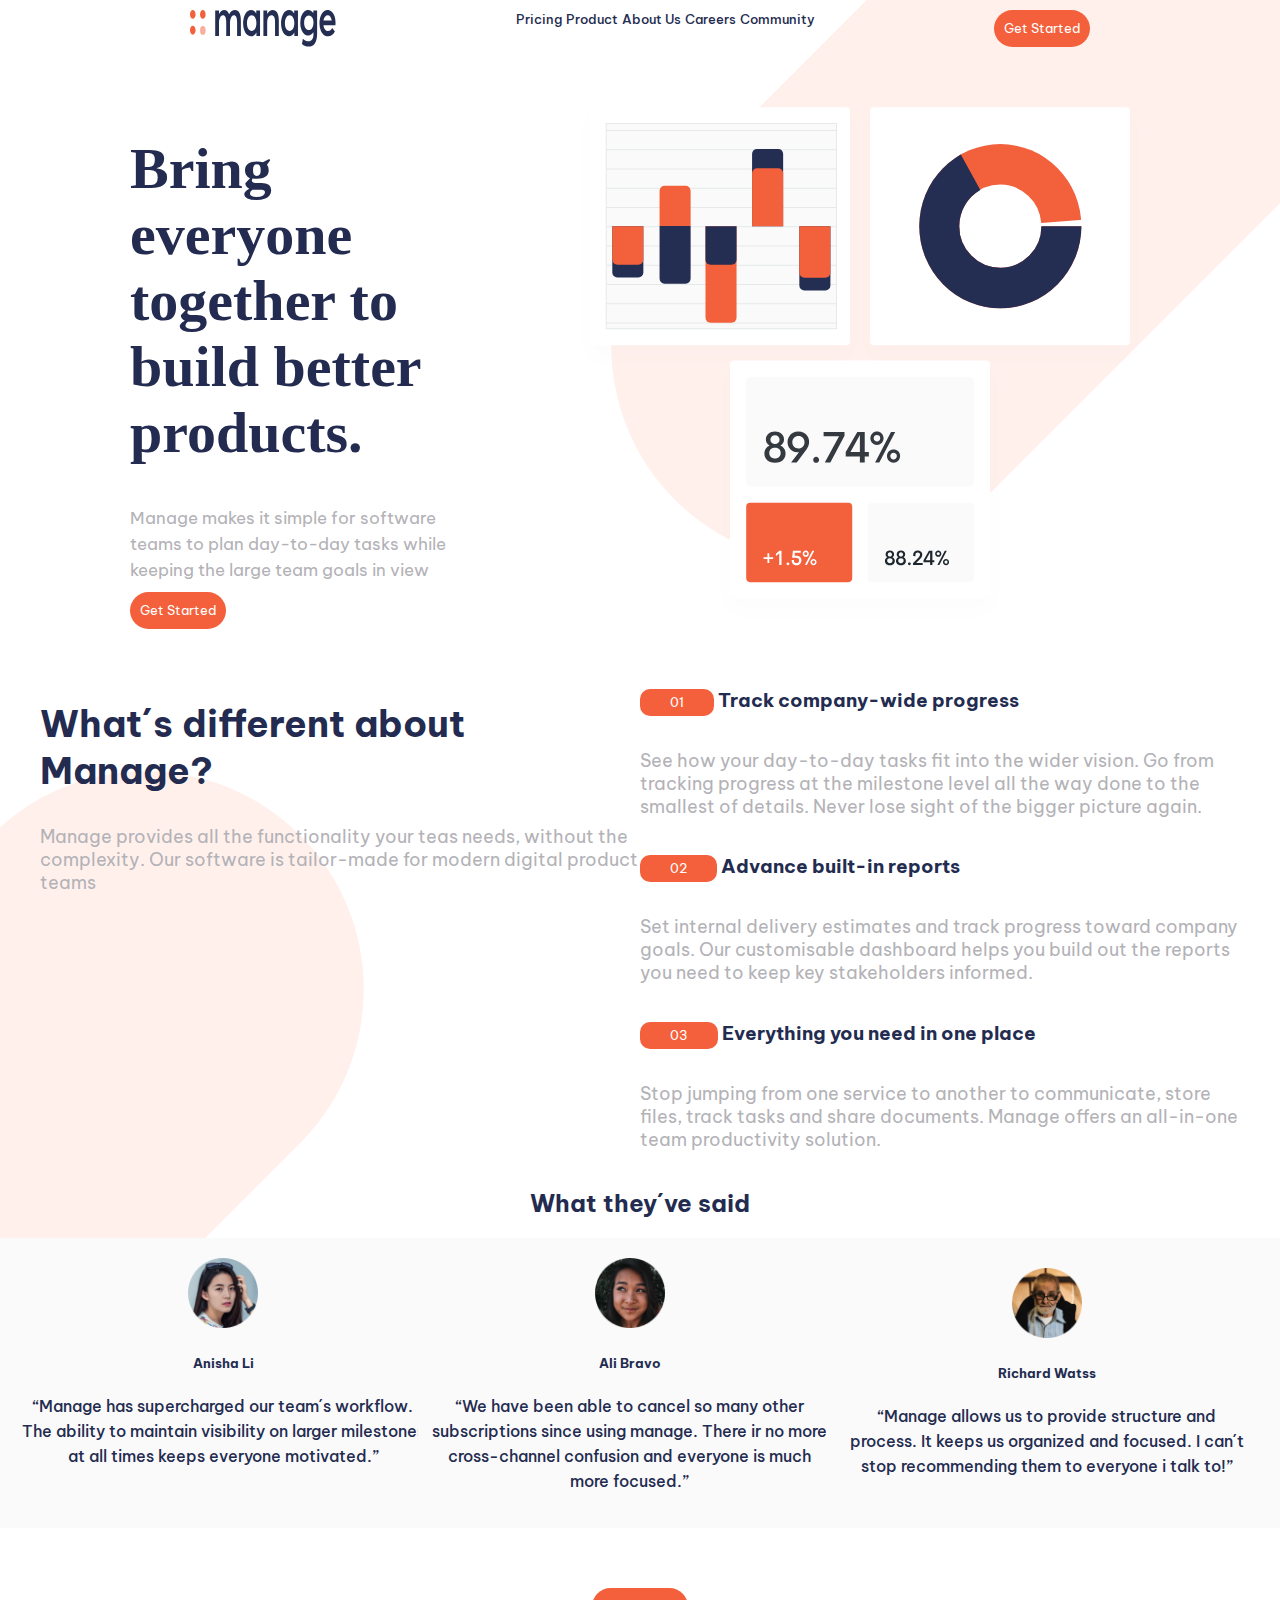
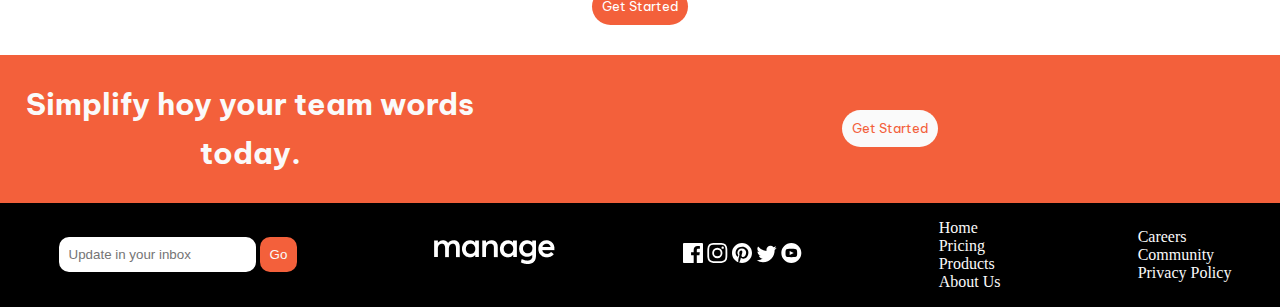
<file: html/index.html>
<!DOCTYPE html>
<html lang="en">

<head>
  <meta charset="UTF-8">
  <meta http-equiv="X-UA-Compatible" content="IE=edge">
  <meta name="viewport" content="width=device-width, initial-scale=1.0">
  <title>Document</title>
  <link rel="stylesheet" href="/style/style.css">

</head>

<body>

  <header>
    <img src="/img/logo.svg" alt="logp">
    <nav class="main-nav">
      <a href="#">Pricing</a>
      <a href="#">Product</a>
      <a href="#">About Us</a>
      <a href="#">Careers</a>
      <a href="#">Community</a>
    </nav>
    <button class="btn">Get Started</button>
    <img class="hamburger" src="/img/icon-hamburger.svg" alt="icon-hamburger">
  </header>

  <main>
    <section class="contenedor">
      <article class="main-contenedor">
        <h1>Bring everyone
          together to build
          better products.</h1>
        <p>Manage makes it simple for software teams
          to plan day-to-day tasks while keeping the
          large team goals in view </p>
        <button class="button">Get Started</button>
      </article>
      <img src="/img/illustration-intro.svg" alt="illustration-intro">
    </section>

    <section class="main-contenedor_2">
      <div class=" border_1">
        <h2>What´s different about
          Manage? </h2>
        <p>Manage provides all the functionality your
          teas needs, without the complexity. Our software is tailor-made for modern digital product teams</p>
      </div>
      <div class="main_contenedor_3">
        <div class="border_2">
          <button class="boton_1">01</button>
          <h3>Track company-wide progress</h3>
          <p>See how your day-to-day tasks fit into the wider vision. Go from tracking progress at the milestone level
            all the way done to the smallest of details. Never lose sight of the bigger picture again.</p>
        </div>
        <div class="border_3">
          <button class="boton_2">02</button>
          <h3>Advance built-in reports</h3>
          <p>Set internal delivery estimates and track progress toward company goals. Our customisable dashboard helps
            you build out the reports you need to keep key stakeholders informed.</p>
        </div>
        <div class="border_4">
          <button class="boto_3">03</button>
          <h3>Everything you need in one place</h3>
          <p>Stop jumping from one service to another to communicate, store files, track tasks and share documents.
            Manage offers an all-in-one team productivity solution.</p>
        </div>
      </div>
    </section>
    <section class="main-contenedor_4">
      <h2>What they´ve said</h2>
      <div class="contenedor-main_3">
        <div class="avatar-anisha">
          <img src="/img/avatar-anisha.png" alt="">
          <h5>Anisha Li</h5>
          <p>“Manage has supercharged our team´s workflow. The ability to maintain visibility on larger milestones at
            all times keeps everyone motivated.”</p>
        </div>
        <div class="avatar-ali">
          <img src="/img/avatar-ali.png" alt="">
          <h5>Ali Bravo</h5>
          <p>“We have been able to cancel so many other subscriptions since using manage. There ir no more cross-channel
            confusion and everyone is much more focused.”</p>
        </div>
        <div class="avatar-richard">
          <img src="/img/avatar-richard.png" alt="">
          <h5> Richard Watss</h5>
          <p>“Manage allows us to provide structure and process. It keeps us organized and focused. I can´t stop
            recommending them to everyone i talk to!”</p>
        </div>
      </div>
      <div class="boton-ultimo">
        <button>Get Started</button>
      </div>
    </section>
    </div>
  </main>
  <footer>
    <section class="info-footer">
      <h2>Simplify hoy your team
        words today.</h2>
      <button>Get Started</button>
    </section>


    <section class="cont-footer">

      <div class="footer-INP">
        <input type="email" name="correo" id="correo" placeholder="Update in your inbox">
        <button class="boton_footer">Go</button>
      </div>

      <div class="mian-footer">
        <ul class="footer_ul">
          <li>Home</li>
          <li>Pricing</li>
          <li>Products</li>
          <li>About Us</li>
        </ul>
      </div>

      <div class="li-footer">
        <ul class="footer_ul">
          <li>Careers</li>
          <li>Community</li>
          <li>Privacy Policy</li>
        </ul>
      </div>

      <div class="imgens-logo">
        <img src="/img/footerlogo.png" alt="">
      </div>
      <div class="logo-footer">
        <img src="/img/icon-facebook.svg" alt="">
        <img src="/img/icon-instagram.svg" alt="">
        <img src="/img/icon-pinterest.svg" alt="">
        <img src="/img/icon-twitter.svg" alt="">
        <img src="/img/icon-youtube.svg" alt="">
      </div>
      
        
       
      


      
    </section>
  </footer>
</body>

</html>
</file>
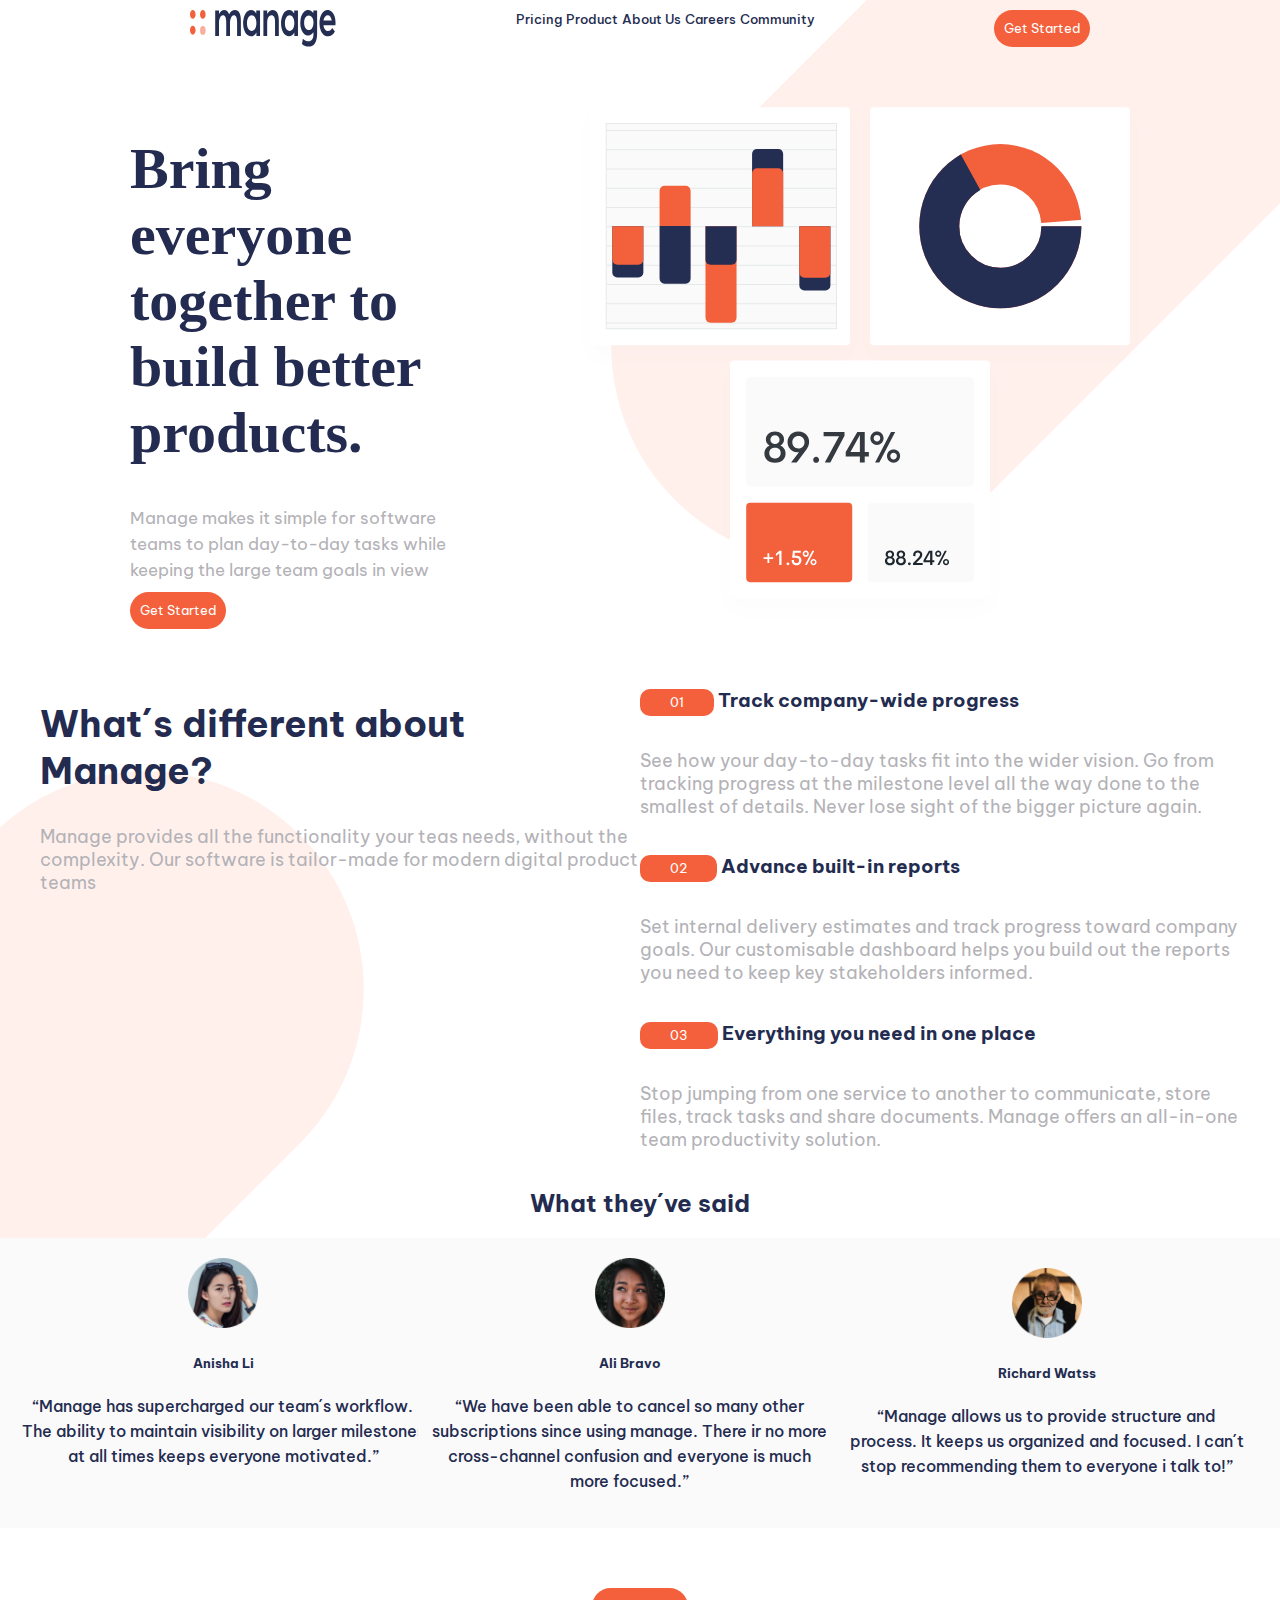
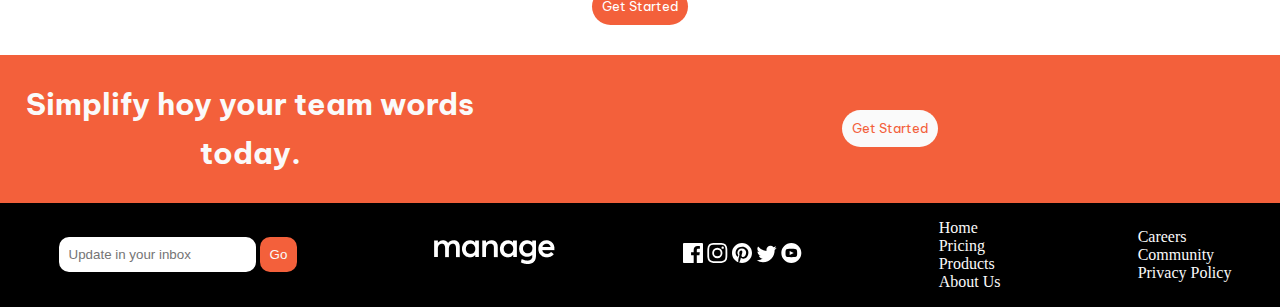
<file: prueba final/html/index.html>
<!DOCTYPE html>
<html lang="en">

<head>
  <meta charset="UTF-8">
  <meta http-equiv="X-UA-Compatible" content="IE=edge">
  <meta name="viewport" content="width=device-width, initial-scale=1.0">
  <title>PRUEBA</title>
  <link rel="stylesheet" href="/style/style.css">

</head>

<body>

  <header>
    <img src="/img/logo.svg" alt="logp">
    <nav class="main-nav">
      <a href="#">Pricing</a>
      <a href="#">Product</a>
      <a href="#">About Us</a>
      <a href="#">Careers</a>
      <a href="#">Community</a>
    </nav>
    <button class="btn">Get Started</button>
    <img class="hamburger" src="/img/icon-hamburger.svg" alt="icon-hamburger">
  </header>

  <main>
    <section class="contenedor">
      <article class="main-contenedor">
        <h1>Bring everyone
          together to build
          better products.</h1>
        <p>Manage makes it simple for software teams
          to plan day-to-day tasks while keeping the
          large team goals in view </p>
        <button class="button">Get Started</button>
      </article>
      <img src="/img/illustration-intro.svg" alt="illustration-intro">
    </section>

    <section class="main-contenedor_2">
      <div class=" border_1">
        <h2>What´s different about
          Manage? </h2>
        <p>Manage provides all the functionality your
          teas needs, without the complexity. Our software is tailor-made for modern digital product teams</p>
      </div>
      <div class="main_contenedor_3">
        <div class="border_2">
          <button class="boton_1">01</button>
          <h3>Track company-wide progress</h3>
          <p>See how your day-to-day tasks fit into the wider vision. Go from tracking progress at the milestone level
            all the way done to the smallest of details. Never lose sight of the bigger picture again.</p>
        </div>
        <div class="border_3">
          <button class="boton_2">02</button>
          <h3>Advance built-in reports</h3>
          <p>Set internal delivery estimates and track progress toward company goals. Our customisable dashboard helps
            you build out the reports you need to keep key stakeholders informed.</p>
        </div>
        <div class="border_4">
          <button class="boto_3">03</button>
          <h3>Everything you need in one place</h3>
          <p>Stop jumping from one service to another to communicate, store files, track tasks and share documents.
            Manage offers an all-in-one team productivity solution.</p>
        </div>
      </div>
    </section>
    <section class="main-contenedor_4">
      <h2>What they´ve said</h2>
      <div class="contenedor-main_3">
        <div class="avatar-anisha">
          <img src="/img/avatar-anisha.png" alt="">
          <h5>Anisha Li</h5>
          <p>“Manage has supercharged our team´s workflow. The ability to maintain visibility on larger milestones at
            all times keeps everyone motivated.”</p>
        </div>
        <div class="avatar-ali">
          <img src="/img/avatar-ali.png" alt="">
          <h5>Ali Bravo</h5>
          <p>“We have been able to cancel so many other subscriptions since using manage. There ir no more cross-channel
            confusion and everyone is much more focused.”</p>
        </div>
        <div class="avatar-richard">
          <img src="/img/avatar-richard.png" alt="">
          <h5> Richard Watss</h5>
          <p>“Manage allows us to provide structure and process. It keeps us organized and focused. I can´t stop
            recommending them to everyone i talk to!”</p>
        </div>
      </div>
      <div class="boton-ultimo">
        <button>Get Started</button>
      </div>
    </section>
    </div>
  </main>
  <footer>
    <section class="info-footer">
      <h2>Simplify hoy your team
        words today.</h2>
      <button>Get Started</button>
    </section>


    <section class="cont-footer">

      <div class="footer-INP">
        <input type="email" name="correo" id="correo" placeholder="Update in your inbox">
        <button class="boton_footer">Go</button>
      </div>

      <div class="mian-footer">
        <ul class="footer_ul">
          <li>Home</li>
          <li>Pricing</li>
          <li>Products</li>
          <li>About Us</li>
        </ul>
      </div>

      <div class="li-footer">
        <ul class="footer_ul">
          <li>Careers</li>
          <li>Community</li>
          <li>Privacy Policy</li>
        </ul>
      </div>

      <div class="imgens-logo">
        <img src="/img/footerlogo.png" alt="">
      </div>
      <div class="logo-footer">
        <img src="/img/icon-facebook.svg" alt="">
        <img src="/img/icon-instagram.svg" alt="">
        <img src="/img/icon-pinterest.svg" alt="">
        <img src="/img/icon-twitter.svg" alt="">
        <img src="/img/icon-youtube.svg" alt="">
      </div>
      
        
       
      


      
    </section>
  </footer>
</body>

</html>
</file>
<file: style/style.css>
@import url('https://fonts.googleapis.com/css2?family=Be+Vietnam+Pro:wght@100&family=Festive&family=Roboto:wght@100&family=Syne+Tactile&display=swap');
body{
 background-image: url(../img/bg-tablet-pattern.svg);
 background-repeat: no-repeat;
 background-position: right -145px top -250px;
 margin: 0;
}


header{
  display: flex;
  justify-content: space-evenly;
  padding: 10px;
}


.main-nav{
 text-decoration: none;
 text-align: center;
 display: flex;
 display: none;
 flex-wrap: wrap;
}

header .btn{
  display: none; 
}
.main-nav a{
  text-decoration: none;
  color: #232C50;
  width: 90px;
  font-weight: 500;
  font-size: 13px;
  align-items: center;
  font-family: 'Be Vietnam Pro', sans-serif;

}
 .btn{
  background: #F3603B;
  justify-content: center;
  align-items: center;
  padding: 10px;
  border: 0px;
  border-radius: 30px;
  color: #FFFFFF;
  font-family: 'Be Vietnam Pro', sans-serif;
  display: none;
 }
 
.contenedor{
  display: flex;
  justify-content: space-evenly;
  margin: 30px;
  flex-wrap: wrap;
}

.main-contenedor{
  order:2;
  flex: 1;
}
.contenedor img{
  order:1;
  width: 100%;
}

 section .main-contenedor h1{
   font-weight: 700;
   font-size: 58px;
   line-height: 66px;
   align-items: center;
   color: #232C50;
   font-style: normal;
}
 section .main-contenedor p{
  color: #B3B2B7;
  font-size: 16.5584px;
  line-height: 157.1%;
  width: 350px;
  height: 71px;
  font-family: 'Be Vietnam Pro', sans-serif;
}
section .main-contenedor button{
  background: #F3603B;
  justify-content: center;
  align-items: center;
  padding: 10px;
  border: 0px;
  border-radius: 30px;
  color: #FFFFFF;
  font-family: 'Be Vietnam Pro', sans-serif;
}
 
.main-contenedor_2{
  display: flex;
  flex-wrap: wrap;
}

.main-contenedor_2 h2{
  width: 433px;
  font-size: 37px;
  color: #232C50;
  font-family: 'Be Vietnam Pro', sans-serif;
}

.main-contenedor_2 p{
  color: #B3B2B7;
  width: 339px;
  font-weight: 400;
  font-size: 18px;
  font-family: 'Be Vietnam Pro', sans-serif;
}


.main_contenedor_3{
  position: relative;
}

div.border_2{
  color: #232C50;
  font-family: 'Be Vietnam Pro', sans-serif;
}

div.border_2 p{
  font-family: 'Be Vietnam Pro', sans-serif;
}
div.border_2 h3{
  display: inline-block; 
  color: #232C50;
  font-family: 'Be Vietnam Pro', sans-serif;
}
div.border_2 button{
  border: 0px;
  border-radius: 10px;
  background-color: #F3603B;
  color: #FFFFFF;
  left: 0;
  padding: 5px 30px;
  font-family: 'Be Vietnam Pro', sans-serif;
}
div.border_3{
  color: #232C50;
  font-family: 'Be Vietnam Pro', sans-serif;
}
div.border_3 h3{
  display: inline-block;
}

div.border_3 p{
  font-family: 'Be Vietnam Pro', sans-serif;
}


div.border_3 button{
  border: 0px;
  border-radius: 10px;
  background-color: #F3603B;
  color: #FFFFFF;
  font-family: 'Be Vietnam Pro', sans-serif;
  padding: 5px 30px;
}

div.border_4{
  color: #232C50;
  font-family: 'Be Vietnam Pro', sans-serif;
}

div.border_4 p{
  font-family: 'Be Vietnam Pro', sans-serif;
}
div.border_4 h3{
  display: inline-block;
}

div.border_4 button{
 
  border: 0px;
  border-radius: 10px;
  background-color: #F3603B;
  color: #FFFFFF;
  padding: 5px 30px;
  font-family: 'Be Vietnam Pro', sans-serif;
}

.main-contenedor_4{
  color: #232C50;
  font-family: 'Be Vietnam Pro', sans-serif;
}

.main-contenedor_4 h2{
  text-align: center;
  color: #232C50;
}
div.contenedor-main_3{
  display: flex;
  justify-content: space-around;
  padding: 20px;
  flex-wrap: wrap;
  background: #FAFAFA;
  flex-direction: column;
}
div.avatar-anisha{
  position: relative;
  text-align: center;
  padding: 10px;
  background: #FAFAFA;
  margin: -10px;
  display: none;
}

div.avatar-anisha img{
  width: 70px;
  height: 70px;
}
div.avatar-anisha h5{
  color: #232C50;
  position: relative;

}

div.avatar-anisha p{
  font-weight: 500;
  font-size: 16px;
  line-height: 156.6%;
  width: 403px;
  height: 78px;
}
div.avatar-ali{
  position: relative;
  text-align: center;
  padding: 10px;
  background: #FAFAFA;
  margin: -10px;
  flex: 1;
}
div.avatar-ali img{
  width: 70px;
}
div.avatar-ali h5{
  color: #232C50;
  position: relative;
}

div.avatar-ali p{
  font-weight: 500;
  font-size: 16px;
  line-height: 156.6%;
  width: 403px;
  height: 78px;
}
div.avatar-richard{
  position: relative;
  text-align: center;
  padding: 10px;
  background: #FAFAFA;
  flex: 1;
  display: none;
}
div.avatar-richard img{
  width: 70px;
}
div.avatar-richard h5{
  color: #232C50;
  position: relative;
}
div.avatar-richard p{
  font-weight: 500;
  font-size: 16px;
  line-height: 156.6%;
  width: 403px;
  height: 78px;
}

.boton-ultimo{
  text-align: center;
  margin-top: 30px;
}

section.main-contenedor_4 button{
  background: #F3603B;
  justify-content: center;
  align-items: center;
  padding: 10px;
  border: 0px;
  border-radius: 30px;
  color: #FFFFFF;
  font-family: 'Be Vietnam Pro', sans-serif;
  text-align: center;
  margin-top: 30px;
}
main{
  background-image: url('/img/bg-tablet-pattern.svg');
  background-repeat:no-repeat;
  background-position: left -450px bottom 40px;
}
footer{
  margin: 30px 0px 0px 0px;
  background-image: url(/img/bg-tablet-pattern.svg);
  background-repeat: no-repeat;
}

 .info-footer h2{
 font-size: 40px;
 line-height: 49px;
 color: #FAFAFA;
 text-align: center;
 font-family: 'Be Vietnam Pro', sans-serif;
 }
 .info-footer{
  background: #F3603B;
  display: flex;
  flex-direction: column;
 }
 .info-footer button{
 background: #FAFAFA;
 justify-content: center;
 align-items: center;
 padding: 10px;
 border: 0px;
 border-radius: 30px;
 color: #F3603B;
 margin: auto;
 font-family: 'Be Vietnam Pro', sans-serif;

 }
.cont-footer{  
  justify-items: center;
  align-items: stretch;
  background-color: black;
  flex-wrap: wrap;
  display: flex;
}
.footer-INP {
  text-align: center;
  width: 100%;
  padding: 10px;
}
.footer-INP button {
  padding: 10px;
  border: 10px;
  border-radius: 10px;
  background: #F3603B;
  color: #FAFAFA;
}
.mian-footer {
  width: 50%;
  
}
.li-footer {
  width: 50%;
  
}
.imgens-logo {
  width: 100%;
  text-align: center;
  padding: 30px;
}
.footer_ul{
  color: #FAFAFA;
  list-style: none;
}



/* para desktop*/
@media (min-width: 768px) {
  .imgens-logo{
    width: auto;
    text-align: auto;
    padding: auto;
  }
  .main_contenedor_3{
    flex: 1;
  }
  .li-footer{
    width: auto;
    order: 2;
  }
  .mian-footer{
    width: auto;
    order: 2
  }
  .footer-INP{
    text-align: auto;
    width: auto;
    padding: auto;
    border: 4;
  }
  
  
  .main-contenedor{
    order:1;
    flex: none;
  }
  .contenedor img{
    order:2;
    width: auto;
  }
  .main-contenedor_2 h2{
    width: auto;
  }
 
  .main-contenedor_2 p{
    width: auto;
  }
  .main-nav{
    
    display: inline-block;
   }
   section .main-contenedor h1{
    width: 349px;
   }
   
   header .btn{
     display: inline-block; 
   }
   .hamburger{
    display: none;
   }
   .contenedor{
    margin: 40px;
    flex-wrap: inherit;
    display: flex;
   }
   div.contenedor-main_3{
    display: flex;
    justify-content: space-around;
    padding: 20px;
    flex-wrap: wrap;
    background: #FAFAFA;
    flex-direction: inherit;
   }
   div.avatar-anisha{
    position: relative;
    text-align: center;
    padding: 10px;
    background: #FAFAFA;
    display: inline-block;
    flex: none;
   }
   div.avatar-ali{
    position: relative;
    text-align: center;
    padding: 10px;
    background: #FAFAFA;
    display: inline-block;
    flex: none;
   }
   div.avatar-richard{
    position: relative;
    text-align: center;
    padding: 10px;
    background: #FAFAFA;
    display: inline-block;
    flex: none;
}

.main-contenedor_2{
  display: flex;
  padding: 0 40px;
}
.border_1{
  flex: 1;
}

.info-footer{
  background: #F3603B;
  display: flex;
  align-items: center;
  flex-direction: row;
}
.info-footer h2{
  font-size: 30px;
  line-height: 49px;
  width: 500px;
  color: #FAFAFA;
  text-align: center;
  font-family: 'Be Vietnam Pro', sans-serif;
}

.cont-footer{
  background-color: black;
  display: flex;
  align-items: center;
  justify-content: space-around;
}

.footer_ul{
  list-style: none;
}

.footer-INP input{
  border: 0;
  border-radius: 10px;
  padding: 10px;
}

.boton-footer{
  padding: 10px;
  border: 10px;
  border-radius: 10px;
  background: #F3603B;
  color: #FAFAFA;
}

.footer-INP button{
  padding: 10px;
  border: 10px;
  border-radius: 10px;
  background: #F3603B;
  color: #FAFAFA;
}
}
</file>
